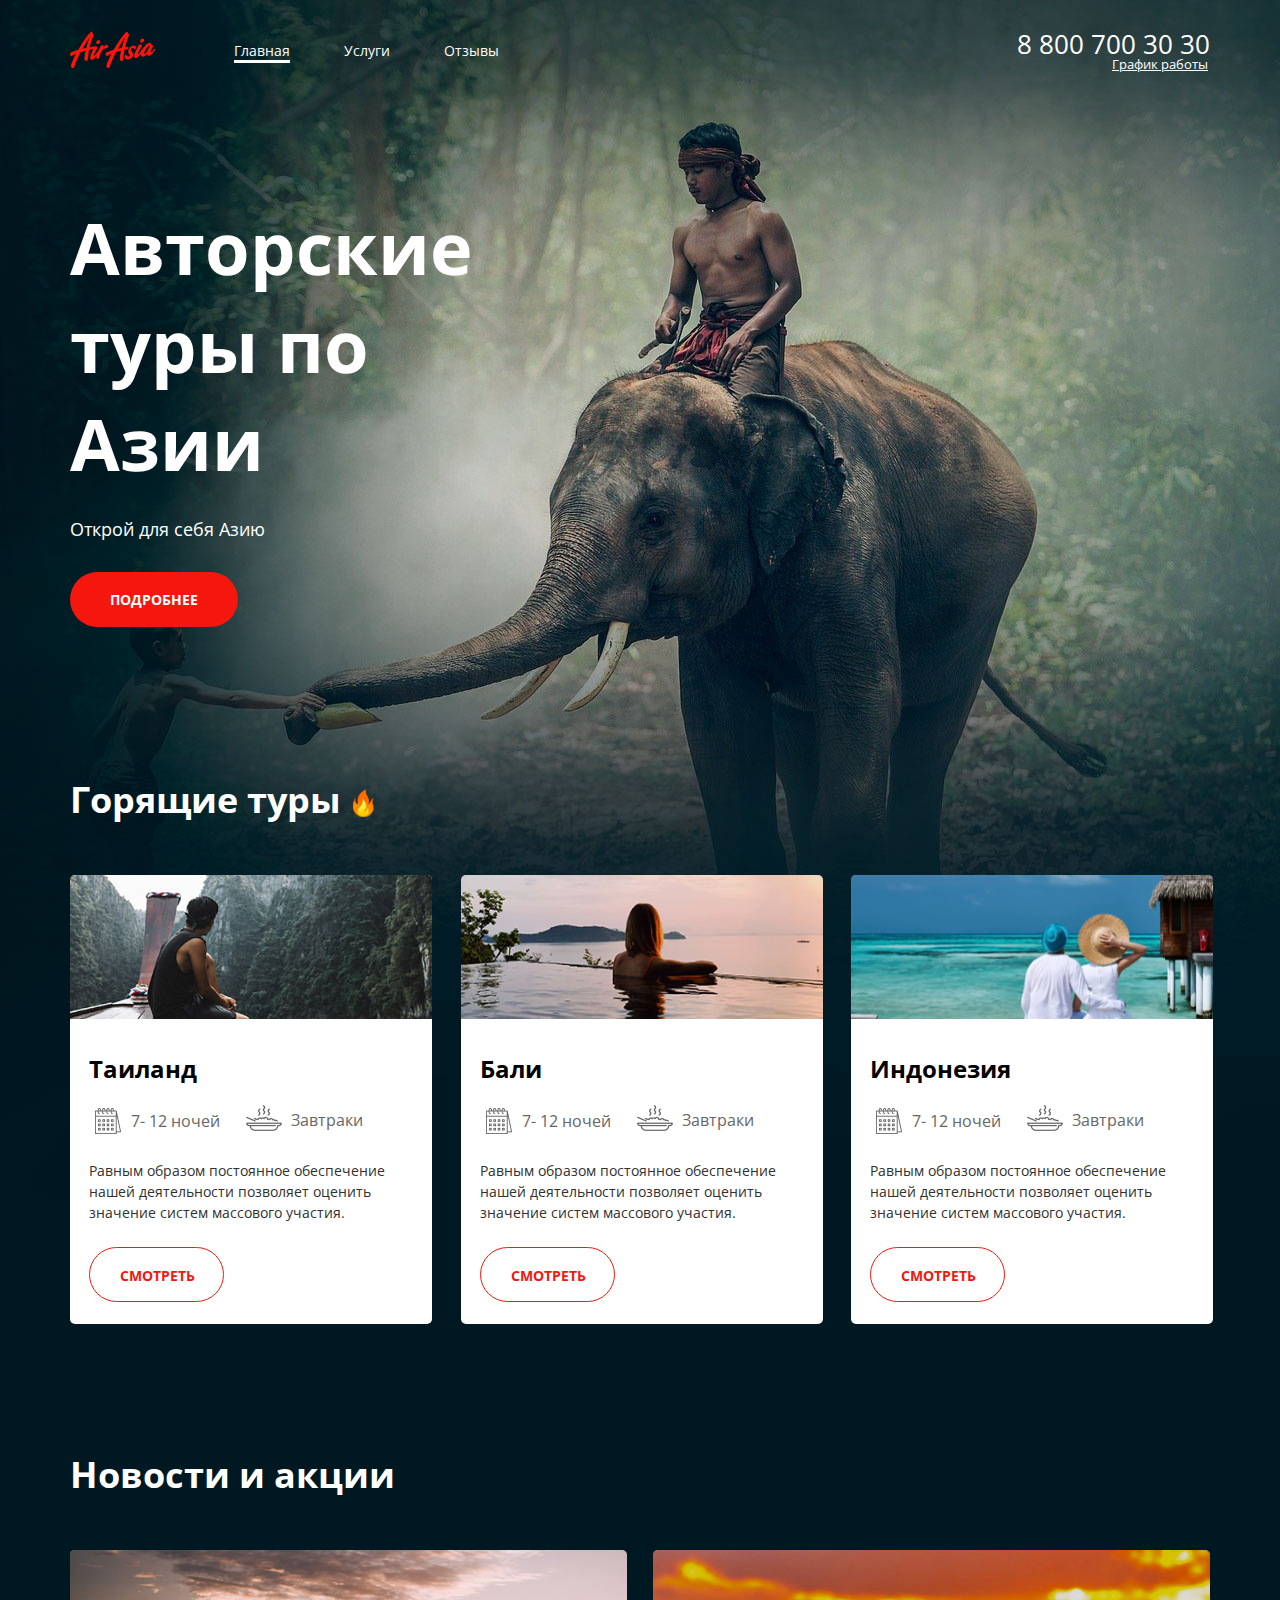
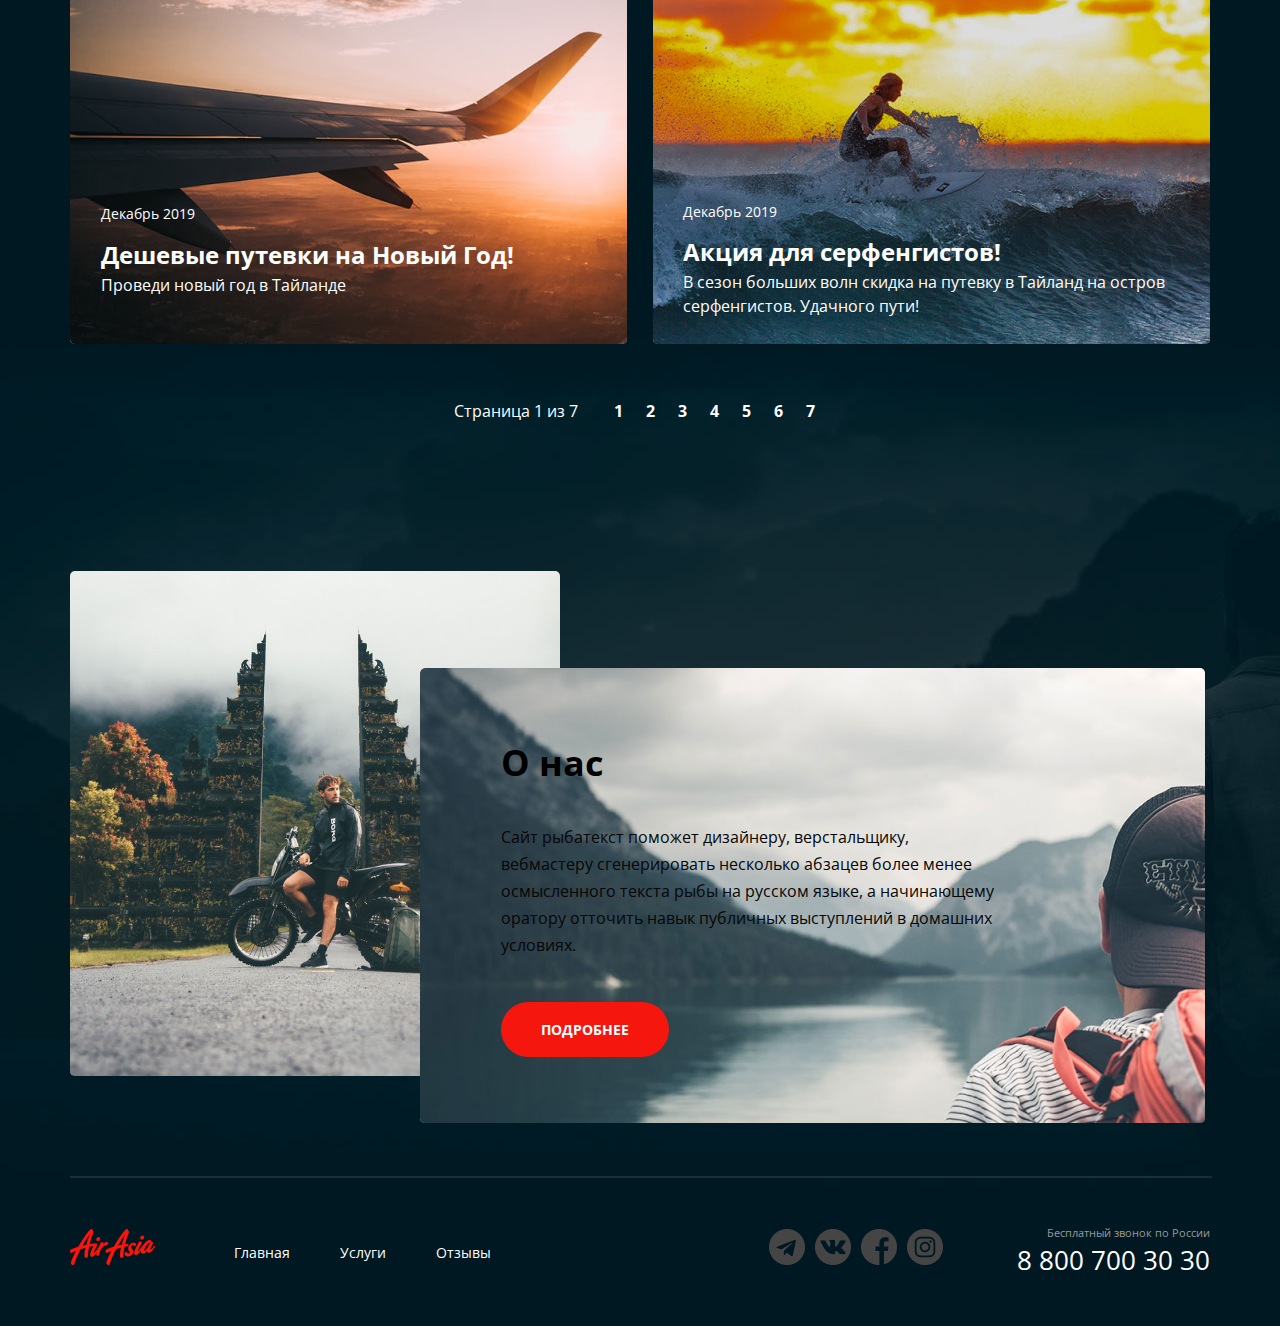
<file: index.html>
<!DOCTYPE html>
<html lang="ru">

<head>
    <meta charset="UTF-8">
    <meta http-equiv="X-UA-Compatible" content="ie=edge">
    <meta name="viewport" content="width=device-width, initial-scale=1.0">
    <link rel="stylesheet" href="./css/main.css">
    <title>Air Asia</title>
</head>

<body>
    <div class="wrapper main-page-wrapper ">
        <header class="header">
            <div class="container">
                <div class="header__col">
                    <a href="#" class="logo">
                        <img src="image/logo.png" alt="logo" class="logo__img">
                    </a>
                    <nav class="menu">
                        <ul class="menu__list">
                            <li class="menu__item">
                                <a href="./index.html" class="menu__title menu__title--selected">Главная </a>
                            </li>
                            <li class="menu__item">
                                <a href="./services.html" class="menu__title">Услуги</a>
                            </li>
                            <li class="menu__item">
                                <a href="./reviews.html" class="menu__title">Отзывы</a>
                            </li>
                        </ul>
                    </nav>
                </div>
                <div class="header__col header__col-right">
                    <address class="contacts">
                        <a href="tel:+78007003030" class="contacts__phone">8 800 700 30 30</a>
                        <div class="dropdown">
                            <div class="contacts__timetable">График работы</div>
                            <div class="dropdown__menu">
                                <li class="dropdown__item">
                                    <div class="dropdown__elem dropdown__elem--bold">пн-вс: 09:00 - 20:00</div>
                                </li>
                                <li class="dropdown__item">
                                    <div class="dropdown__elem">Обед: 14:00-14:30</div>
                                </li>
                            </div>
                        </div>
                    </address>
                </div>
            </div>
        </header>

        <main class="main">
            <div class="container">
                <section class="preview">
                    <h1 class="preview__title">Авторские туры по Азии</h1>
                    <div class="preview__subtitle">Открой для себя Азию</div>
                    <a href="#" class="preview__link-btn button button-hover">Подробнее</a>
                </section>
                <section class="directions">
                    <h2 class="direction__title">Горящие туры</h2> <!--Иконки в CSS-->
                    <ul class="direction__list">
                        <li class="direction__list-item">
                            <img src="image/river.jpg" alt="thailand" class="direction__image">
                            <div class="direction__content">
                                <h3 class="direction__title">Таиланд</h3>
                                <div class="direction__icon"> <!--Иконки в CSS-->
                                    <div class="direction__about">7- 12 ночей</div>
                                    <div class="direction__about ">Завтраки</div>
                                </div>
                                <p class="direction__about-text">Равным образом постоянное обеспечение нашей
                                    деятельности
                                    позволяет оценить значение систем массового участия.</p>
                                <a href="#" class="direction__link-btn button">Смотреть</a>
                            </div>
                        </li>
                        <li class="direction__list-item">
                            <img src="image/pool.jpg" alt="bali" class="direction__image">
                            <div class="direction__content">
                                <h3 class="direction__title">Бали</h3>
                                <div class="direction__icon"> <!--Иконки в CSS-->
                                    <div class="direction__about">7- 12 ночей</div>
                                    <div class="direction__about">Завтраки</div>
                                </div>
                                <p class="direction__about-text">Равным образом постоянное обеспечение нашей
                                    деятельности
                                    позволяет оценить значение систем массового участия.</p>
                                <a href="#" class="direction__link-btn button">Смотреть</a>
                            </div>
                        </li>
                        <li class="direction__list-item">
                            <img src="image/ocean.jpg" alt="indonesia" class="direction__image">
                            <div class="direction__content">
                                <h3 class="direction__title">Индонезия</h3>
                                <div class="direction__icon"> <!--Иконки в CSS-->
                                    <div class="direction__about">7- 12 ночей</div>
                                    <div class="direction__about">Завтраки</div>
                                </div>
                                <p class="direction__about-text">Равным образом постоянное обеспечение нашей
                                    деятельности
                                    позволяет оценить значение систем массового участия.</p>
                                <a href="#" class="direction__link-btn button">Смотреть</a>
                            </div>
                        </li>
                    </ul>
                </section>
                <section class="news">
                    <h2 class="news__title">Новости и акции</h2>
                    <ul class="news__list">
                        <li class="news__list-item">
                            <a href="#" class="news__list-link">
                                <img src="image/plain.jpg" alt="plain" class="news__image">
                                <div class="news__image-box">
                                    <div class="news__date">Декабрь 2019</div>
                                    <h3 class="news__title">Дешевые путевки на Новый Год!</h3>
                                    <div class="new__subtitle">Проведи новый год в Тайланде</div>
                                </div>
                            </a>
                        </li>
                        <li class="news__list-item">
                            <a href="#" class="news__list-link">
                                <img src="image/Surfer.jpg" alt="surfer" class="news__image">
                                <div class="news__image-box">
                                    <div class="news__date">Декабрь 2019</div>
                                    <h3 class="news__title">Акция для серфенгистов!</h3>
                                    <div class="new__subtitle">В сезон больших волн скидка на путевку в Тайланд на
                                        остров
                                        серфенгистов. Удачного пути!</div>
                                </div>
                            </a>
                        </li>
                    </ul>
                    <section class="paginator">
                        <div class="paginator__display">Страница 1 из 7</div>
                        <ul class="paginator__list">
                            <li class="paginator__item">
                                <a href="" class="paginator__link">1</a>
                            </li>
                            <li class="paginator__item">
                                <a href="" class="paginator__link">2</a>
                            </li>
                            <li class="paginator__item">
                                <a href="" class="paginator__link">3</a>
                            </li>
                            <li class="paginator__item">
                                <a href="" class="paginator__link">4</a>
                            </li>
                            <li class="paginator__item">
                                <a href="" class="paginator__link">5</a>
                            </li>
                            <li class="paginator__item">
                                <a href="" class="paginator__link">6</a>
                            </li>
                            <li class="paginator__item">
                                <a href="" class="paginator__link">7</a>
                            </li>
                        </ul>
                    </section>
                </section>
                <section class="about-us">
                    <img src="image/gates.jpg" alt="gates" class="about-us__image">
                    <div class="about-us__content">
                        <img src="image/mountains.jpg" alt="mountains" class="about-us__image about-us__image-pos">
                        <h2 class="about-us__title">О нас</h2>
                        <p class="about-us__text">Сайт рыбатекст поможет дизайнеру, верстальщику, вебмастеру
                            сгенерировать
                            несколько абзацев более менее осмысленного текста рыбы на русском языке, а начинающему
                            оратору
                            отточить навык публичных выступлений в домашних условиях.</p>
                        <a href="#" class="about-us__link-btn button button-hover">Подробнее</a>
                    </div>
                </section>
            </div>
        </main>

        <footer class="footer">
            <div class="container">
                <div class="footer__col-container">
                    <div class="footer__col">
                        <a href="#" class="logo">
                            <img src="image/logo.png" alt="logo" class="logo__img">
                        </a>
                        <nav class="menu">
                            <ul class="menu__list">
                                <li class="menu__item">
                                    <a href="./index.html" class="menu__title">Главная</a>
                                </li>
                                <li class="menu__item">
                                    <a href="./services.html" class="menu__title">Услуги</a>
                                </li>
                                <li class="menu__item">
                                    <a href="./reviews.html" class="menu__title">Отзывы</a>
                                </li>
                            </ul>
                        </nav>
                    </div>
                    <div class="footer__col footer__col-right">
                        <div class="social">
                            <ul class="social__icon"><!--Иконки в CSS-->
                                <li class="social__item">
                                    <a href="" class="social__link-tg"></a>
                                </li>
                                <li class="social__item">
                                    <a href="" class="social__link-vk"></a>
                                </li>
                                <li class="social__item">
                                    <a href="" class="social__link-f"></a>
                                </li>
                                <li class="social__item">
                                    <a href="" class="social__link-in"></a>
                                </li>
                            </ul>
                        </div>
                        <address class="contacts">
                            <div class="contacts__subtitle">Бесплатный звонок по России</div>
                            <a href="tel:+78007003030" class="contacts__phone">8 800 700 30 30</a>
                    </div>
                </div>
            </div>
        </footer>
    </div>
</body>

</html>
</file>
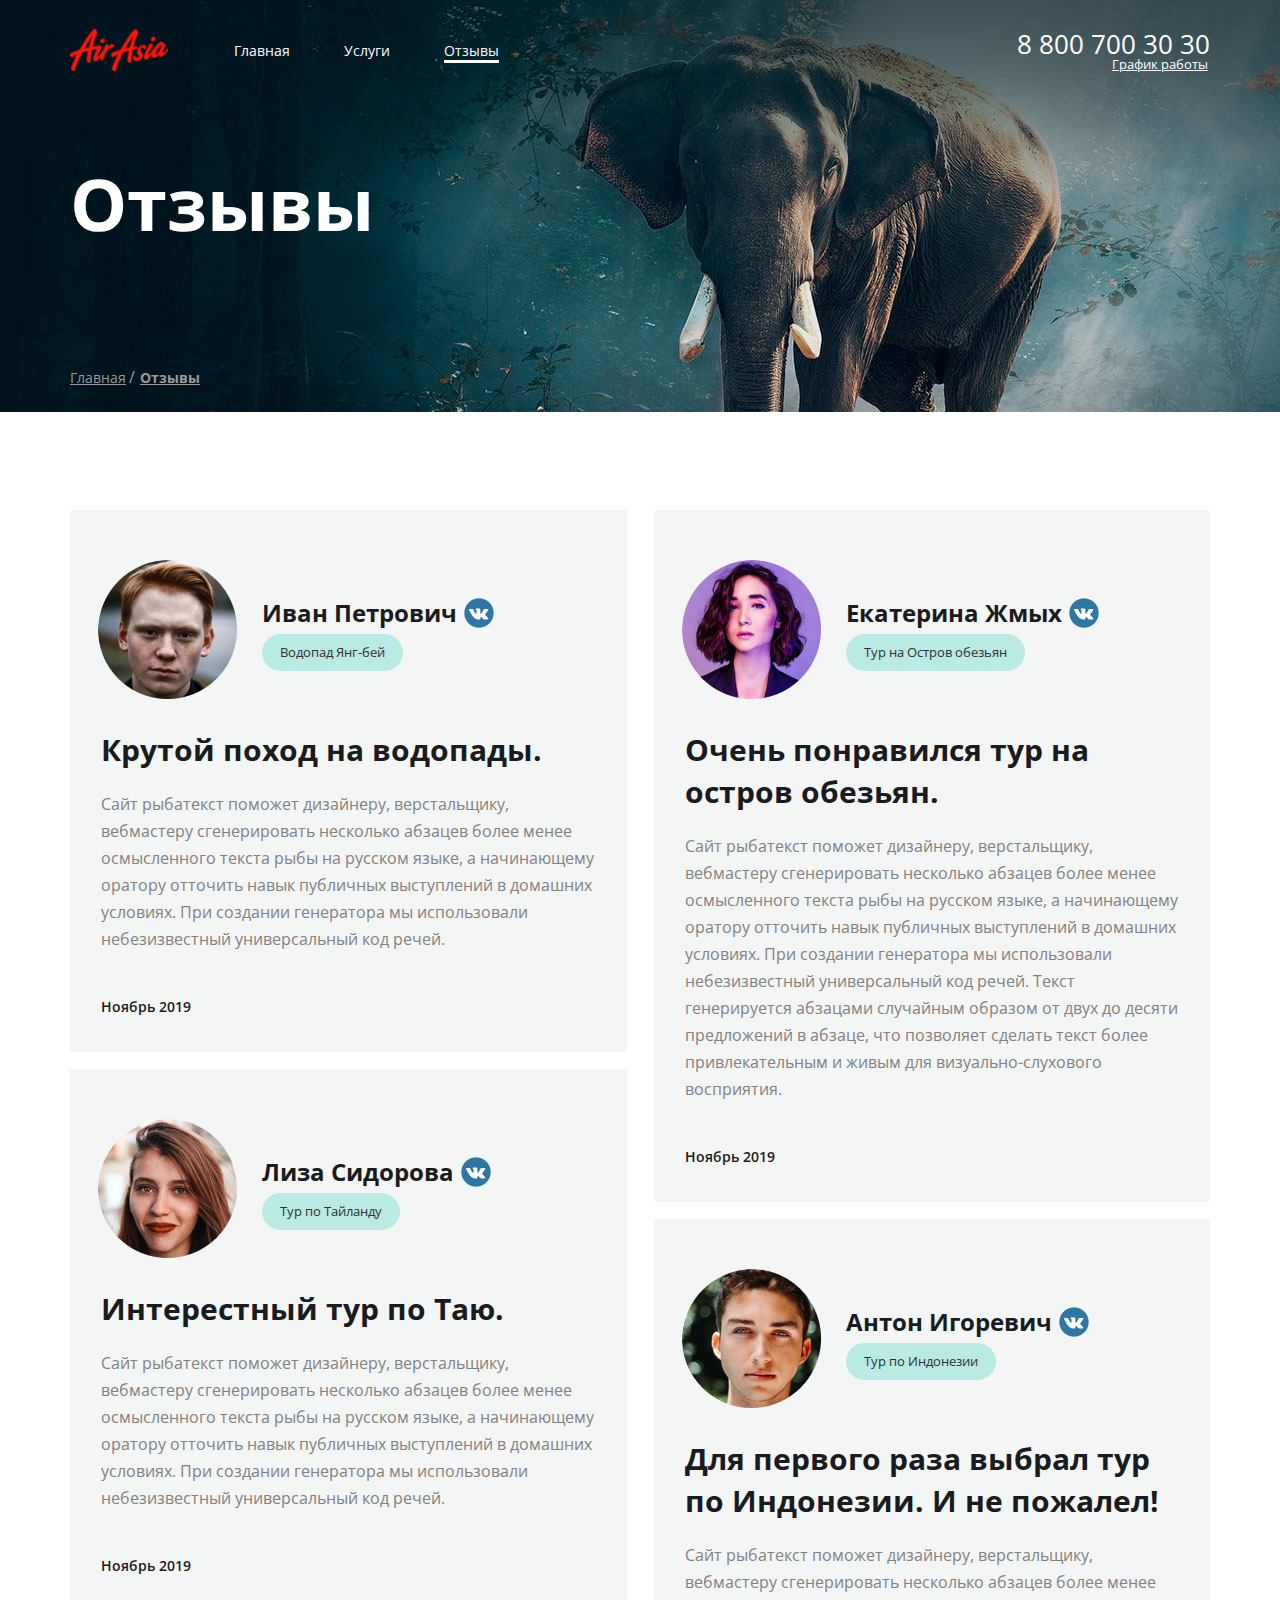
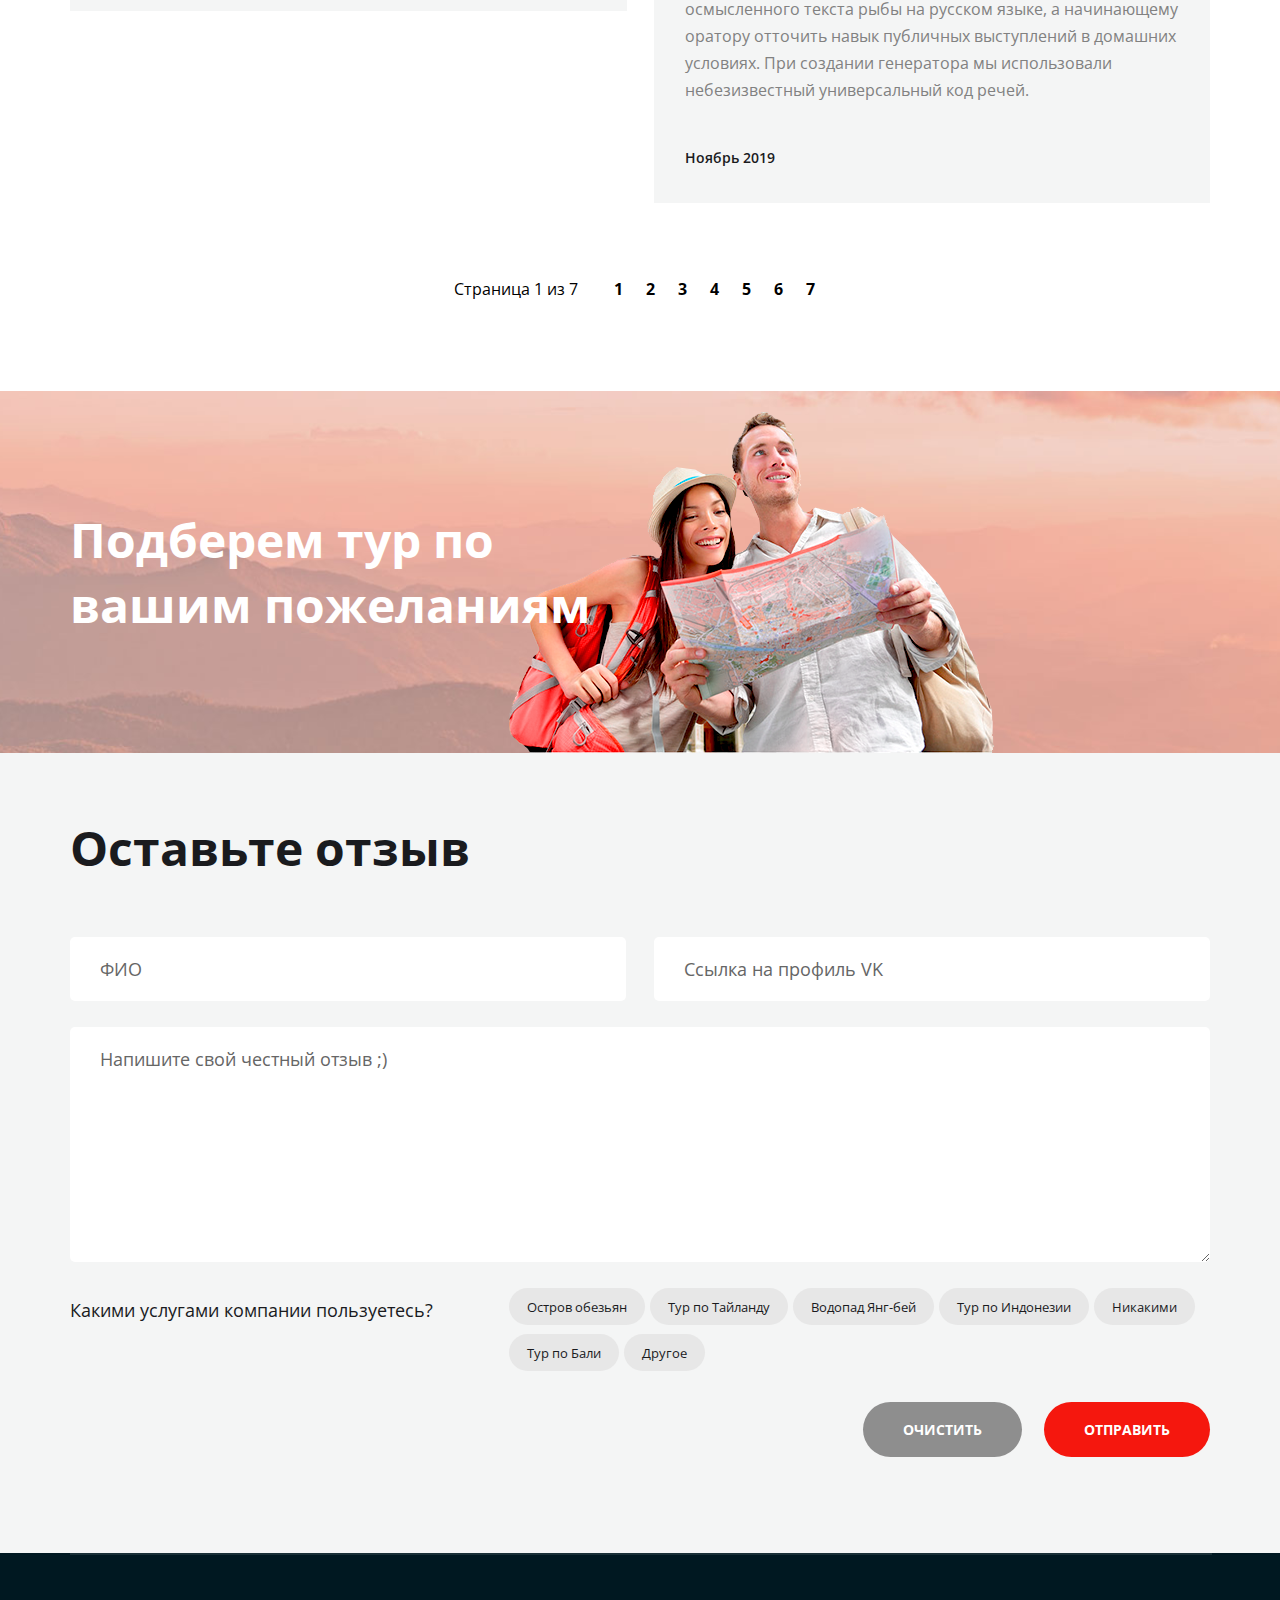
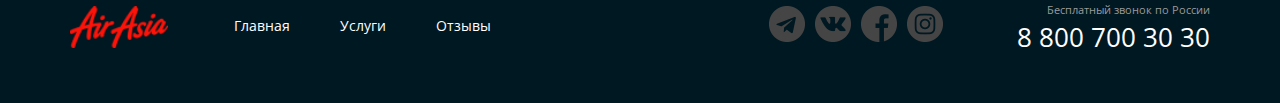
<file: reviews.html>
<!DOCTYPE html>
<html lang="ru">

<head>
    <meta charset="UTF-8">
    <meta http-equiv="X-UA-Compatible" content="ie=edge">
    <meta name="viewport" content="width=device-width, initial-scale=1.0">
    <link rel="stylesheet" href="./css/main.css">
    <link rel="stylesheet" href="./css/services.css">
    <link rel="stylesheet" href="./css/reviews.css">
    <title>Отзывы</title>
</head>

<body>
    <div class="wrapper">
        <section class="top-page">
            <div class="container top-page__container">
                <header class="header top-page__header">
                    <div class="container">
                        <div class="header__col">
                            <a href="#" class="logo services__logo">
                                <img src="image/logo.png" alt="logo" class="logo__img services__logo__img">
                            </a>
                            <nav class="menu">
                                <ul class="menu__list">
                                    <li class="menu__item">
                                        <a href="./index.html" class="menu__title">Главная </a> <a></a>
                                    </li>
                                    <li class="menu__item">
                                        <a href="./services.html" class="menu__title">Услуги</a>
                                    </li>
                                    <li class="menu__item">
                                        <a href="./reviews.html" class="menu__title menu__title--selected">Отзывы</a>
                                    </li>
                                </ul>
                            </nav>
                        </div>
                        <div class="header__col header__col-right">
                            <address class="contacts">
                                <a href="tel:+78007003030" class="contacts__phone">8 800 700 30 30</a>
                                <div class="dropdown">
                                    <div class="contacts__timetable">График работы</div>
                                    <div class="dropdown__menu">
                                        <li class="dropdown__item">
                                            <div class="dropdown__elem dropdown__elem--bold">пн-вс: 09:00 - 20:00</div>
                                        </li>
                                        <li class="dropdown__item">
                                            <div class="dropdown__elem">Обед: 14:00-14:30</div>
                                        </li>
                                    </div>
                                </div>
                            </address>
                        </div>
                    </div>
                </header>
                <h1 class="page-title page-title--reviews ">Отзывы</h1>
                <nav class="breadcrumbs">
                    <ul class="breadcrumbs__list">
                        <li class="breadcrumbs__item">
                            <a href="./index.html" class="breadcrumbs__link">Главная</a>
                        </li>
                        <li class="breadcrumbs__item">
                            <a href="./reviews.html" class="breadcrumbs__link breadcrumbs__link-active">Отзывы</a>
                        </li>
                    </ul>
                </nav>
            </div>
        </section>
        <main class="page-content">
            <div class="container">
                    <section class="review">
                        <ul class="reviews">
                            <li class="reviews__item ">
                                <div class="reviews__header">
                                    <div class="reviews__photo">
                                        <div class="avatar">
                                            <img src="./image/reviews-img/avatar-1.png" alt="" class="avatar__image">
                                        </div>
                                    </div>
                                    <div class="reviews__user">
                                        <a href="" class="reviews__about-user">Иван Петрович</a>
                                        <ul class="reviews__tags">
                                            <li class="reviews__tag__item tag">Водопад Янг-бей</li>
                                        </ul>
                                    </div>
                                </div>
                                <div class="reviews__content">
                                    <h3 class="reviews__title">Крутой поход на водопады.</h3>
                                    <div class="reviews__content-text">
                                        <p>Сайт рыбатекст поможет дизайнеру, верстальщику, вебмастеру сгенерировать
                                            несколько
                                            абзацев более менее осмысленного текста рыбы на русском языке, а начинающему
                                            оратору
                                            отточить навык публичных выступлений в домашних условиях. При создании
                                            генератора мы
                                            использовали небезизвестный универсальный код речей. </p>
                                    </div>
                                    <div class="reviews__date">Ноябрь 2019</div>
                                </div>
                            </li>
                            <li class="reviews__item">
                                <div class="reviews__header">
                                    <div class="reviews__photo">
                                        <div class="avatar">
                                            <img src="./image/reviews-img/avatar-3.png" alt="" class="avatar__image">
                                        </div>
                                    </div>
                                    <div class="reviews__user">
                                        <a href="" class="reviews__about-user">Лиза Сидорова</a>
                                        <ul class="reviews__tags">
                                            <li class="reviews__tag__item tag">Тур по Тайланду</li>
                                        </ul>
                                    </div>
                                </div>
                                <div class="reviews__content">
                                    <h3 class="reviews__title">Интерестный тур по Таю.</h3>
                                    <div class="reviews__content-text">
                                        <p>Сайт рыбатекст поможет дизайнеру, верстальщику, вебмастеру сгенерировать
                                            несколько
                                            абзацев более менее осмысленного текста рыбы на русском языке, а начинающему
                                            оратору
                                            отточить навык публичных выступлений в домашних условиях. При создании
                                            генератора мы
                                            использовали небезизвестный универсальный код речей. </p>
                                    </div>
                                    <div class="reviews__date">Ноябрь 2019</div>
                                </div>
                            </li>
                            <li class="reviews__item">
                                <div class="reviews__header">
                                    <div class="reviews__photo">
                                        <div class="avatar">
                                            <img src="./image/reviews-img/avatar-2.png" alt="" class="avatar__image">
                                        </div>
                                    </div>
                                    <div class="reviews__user">
                                        <a href="" class="reviews__about-user">Екатерина Жмых</a>
                                        <ul class="reviews__tags">
                                            <li class="reviews__tag__item tag">Тур на Остров обезьян</li>
                                        </ul>
                                    </div>
                                </div>
                                <div class="reviews__content">
                                    <h3 class="reviews__title">Очень понравился тур на остров обезьян.</h3>
                                    <div class="reviews__content-text">
                                        <p>Сайт рыбатекст поможет дизайнеру, верстальщику, вебмастеру сгенерировать
                                            несколько
                                            абзацев более менее осмысленного текста рыбы на русском языке, а начинающему
                                            оратору
                                            отточить навык публичных выступлений в домашних условиях. При создании
                                            генератора мы
                                            использовали небезизвестный универсальный код речей. Текст генерируется абзацами
                                            случайным образом от двух до десяти предложений в абзаце, что позволяет сделать
                                            текст более привлекательным и живым для визуально-слухового восприятия.</p>
                                    </div>
                                    <div class="reviews__date">Ноябрь 2019</div>
                                </div>
                            </li>
                            <li class="reviews__item">
                                <div class="reviews__header">
                                    <div class="reviews__photo">
                                        <div class="avatar">
                                            <img src="./image/reviews-img/avatar-4.png" alt="" class="avatar__image">
                                        </div>
                                    </div>
                                    <div class="reviews__user">
                                        <a href="" class="reviews__about-user">Антон Игоревич</a>
                                        <ul class="reviews__tags">
                                            <li class="reviews__tag__item tag">Тур по Индонезии</li>
                                        </ul>
                                    </div>
                                </div>
                                <div class="reviews__content">
                                    <h3 class="reviews__title">Для первого раза выбрал тур по Индонезии. И не пожалел!</h3>
                                    <div class="reviews__content-text">
                                        <p>Сайт рыбатекст поможет дизайнеру, верстальщику, вебмастеру сгенерировать
                                            несколько
                                            абзацев более менее осмысленного текста рыбы на русском языке, а начинающему
                                            оратору
                                            отточить навык публичных выступлений в домашних условиях. При создании
                                            генератора мы
                                            использовали небезизвестный универсальный код речей. </p>
                                    </div>
                                    <div class="reviews__date">Ноябрь 2019</div>
                                </div>
                            </li>
                        </ul>
                    </section>
                        <section class="paginator services--paginator reviews--paginator">
                            <div class="paginator__display">Страница 1 из 7</div>
                            <ul class="paginator__list">
                                <li class="paginator__item">
                                    <a href="" class="paginator__link">1</a>
                                </li>
                                <li class="paginator__item">
                                    <a href="" class="paginator__link">2</a>
                                </li>
                                <li class="paginator__item">
                                    <a href="" class="paginator__link">3</a>
                                </li>
                                <li class="paginator__item">
                                    <a href="" class="paginator__link">4</a>
                                </li>
                                <li class="paginator__item">
                                    <a href="" class="paginator__link">5</a>
                                </li>
                                <li class="paginator__item">
                                    <a href="" class="paginator__link">6</a>
                                </li>
                                <li class="paginator__item">
                                    <a href="" class="paginator__link">7</a>
                                </li>
                            </ul>
                        </section>
            </div>
                        <section class="separator">
                                <div class="container">
                                    <div class="separator__content">
                                        <h2 class="separator__title">Подберем тур по вашим пожеланиям</h2>
                                    </div>
                                </div>
                        </section>
                        <section class="review__form">
                            <div class="container">
                                <h2 class="form__title">Оставьте отзыв</h2>
                                <form action="" class="form" id="review">
                                    <div class="form__row">
                                        <input type="text" placeholder="ФИО" class="form__input">
                                        <input type="text" placeholder="Ссылка на профиль VK" class="form__input">
                                    </div>
                                    <div class="form__row">
                                        <textarea class="form__input form__input--textarea" placeholder="Напишите свой честный отзыв ;)" name="" id="" cols="30" rows="10"></textarea>
                                    </div>
                                <div class="form__controls">
                                    <div class="form__controls-title">Какими услугами компании пользуетесь?</div>
                                    <ul class="form__controls-list">
                                        <li class="form__controls-item">
                                            <label class="form__controls-elem">
                                                <input type="checkbox" class="controls--chekbox">
                                                <div class=" tag form__controls--tag">Остров обезьян</div>
                                            </label>
                                        </li>
                                        <li class="form__controls-item">
                                            <label class="form__controls-elem">
                                                <input type="checkbox" class="controls--chekbox">
                                                <div class=" tag form__controls--tag">Тур по Тайланду</div>
                                            </label>
                                        </li>
                                        <li class="form__controls-item">
                                            <label class="form__controls-elem">
                                                <input type="checkbox" class="controls--chekbox">
                                                <div class=" tag form__controls--tag">Водопад Янг-бей</div>
                                            </label>
                                        </li>
                                        <li class="form__controls-item">
                                            <label class="form__controls-elem">
                                                <input type="checkbox" class="controls--chekbox">
                                                <div class=" tag form__controls--tag">Тур по Индонезии</div>
                                            </label>
                                        </li>
                                        <li class="form__controls-item">
                                            <label class="form__controls-elem">
                                                <input type="checkbox" class="controls--chekbox">
                                                <div class=" tag form__controls--tag">Никакими</div>
                                            </label>
                                        </li>
                                        <li class="form__controls-item">
                                            <label class="form__controls-elem">
                                                <input type="checkbox" class="controls--chekbox">
                                                <div class=" tag form__controls--tag">Тур по Бали</div>
                                            </label>
                                        </li>
                                        <li class="form__controls-item">
                                            <label class="form__controls-elem">
                                                <input type="checkbox" class="controls--chekbox">
                                                <div class=" tag form__controls--tag">Другое</div>
                                            </label>
                                        </li>
                                    </ul>
                                    
                                </div>
                                <div class="form__btn">
                                    <button type="reset" form="review" name="" class="button form__button form__button--grey button-hover">Очистить</button>
                                    <button type="submit"  form="review" class="button form__button button-hover">Отправить</button>
                                </div>
                            </form>
                            </div>
                        </section>
                        
        </main>     
        <footer class="footer">
            <div class="container">
                <div class="footer__col-container">
                    <div class="footer__col">
                        <a href="#" class="logo services__logo">
                            <img src="image/logo.png" alt="logo" class="logo__img services__logo__img">
                        </a>
                        <nav class="menu">
                            <ul class="menu__list services__menu__list ">
                                <li class="menu__item">
                                    <a href="./index.html" class="menu__title">Главная</a>
                                </li>
                                <li class="menu__item">
                                    <a href="./services.html" class="menu__title">Услуги</a>
                                </li>
                                <li class="menu__item">
                                    <a href="./reviews.html" class="menu__title">Отзывы</a>
                                </li>
                            </ul>
                        </nav>
                    </div>
                    <div class="footer__col footer__col-right">
                        <div class="social">
                            <ul class="social__icon"><!--Иконки в CSS-->
                                <li class="social__item">
                                    <a href="" class="social__link-tg"></a>
                                </li>
                                <li class="social__item">
                                    <a href="" class="social__link-vk"></a>
                                </li>
                                <li class="social__item">
                                    <a href="" class="social__link-f"></a>
                                </li>
                                <li class="social__item">
                                    <a href="" class="social__link-in"></a>
                                </li>
                            </ul>
                        </div>
                        <address class="contacts">
                            <div class="contacts__subtitle">Бесплатный звонок по России</div>
                            <a href="tel:+78007003030" class="contacts__phone">8 800 700 30 30</a>
                    </div>
                </div>
            </div>
        </footer>
    </div>
</body>

</html>
</file>
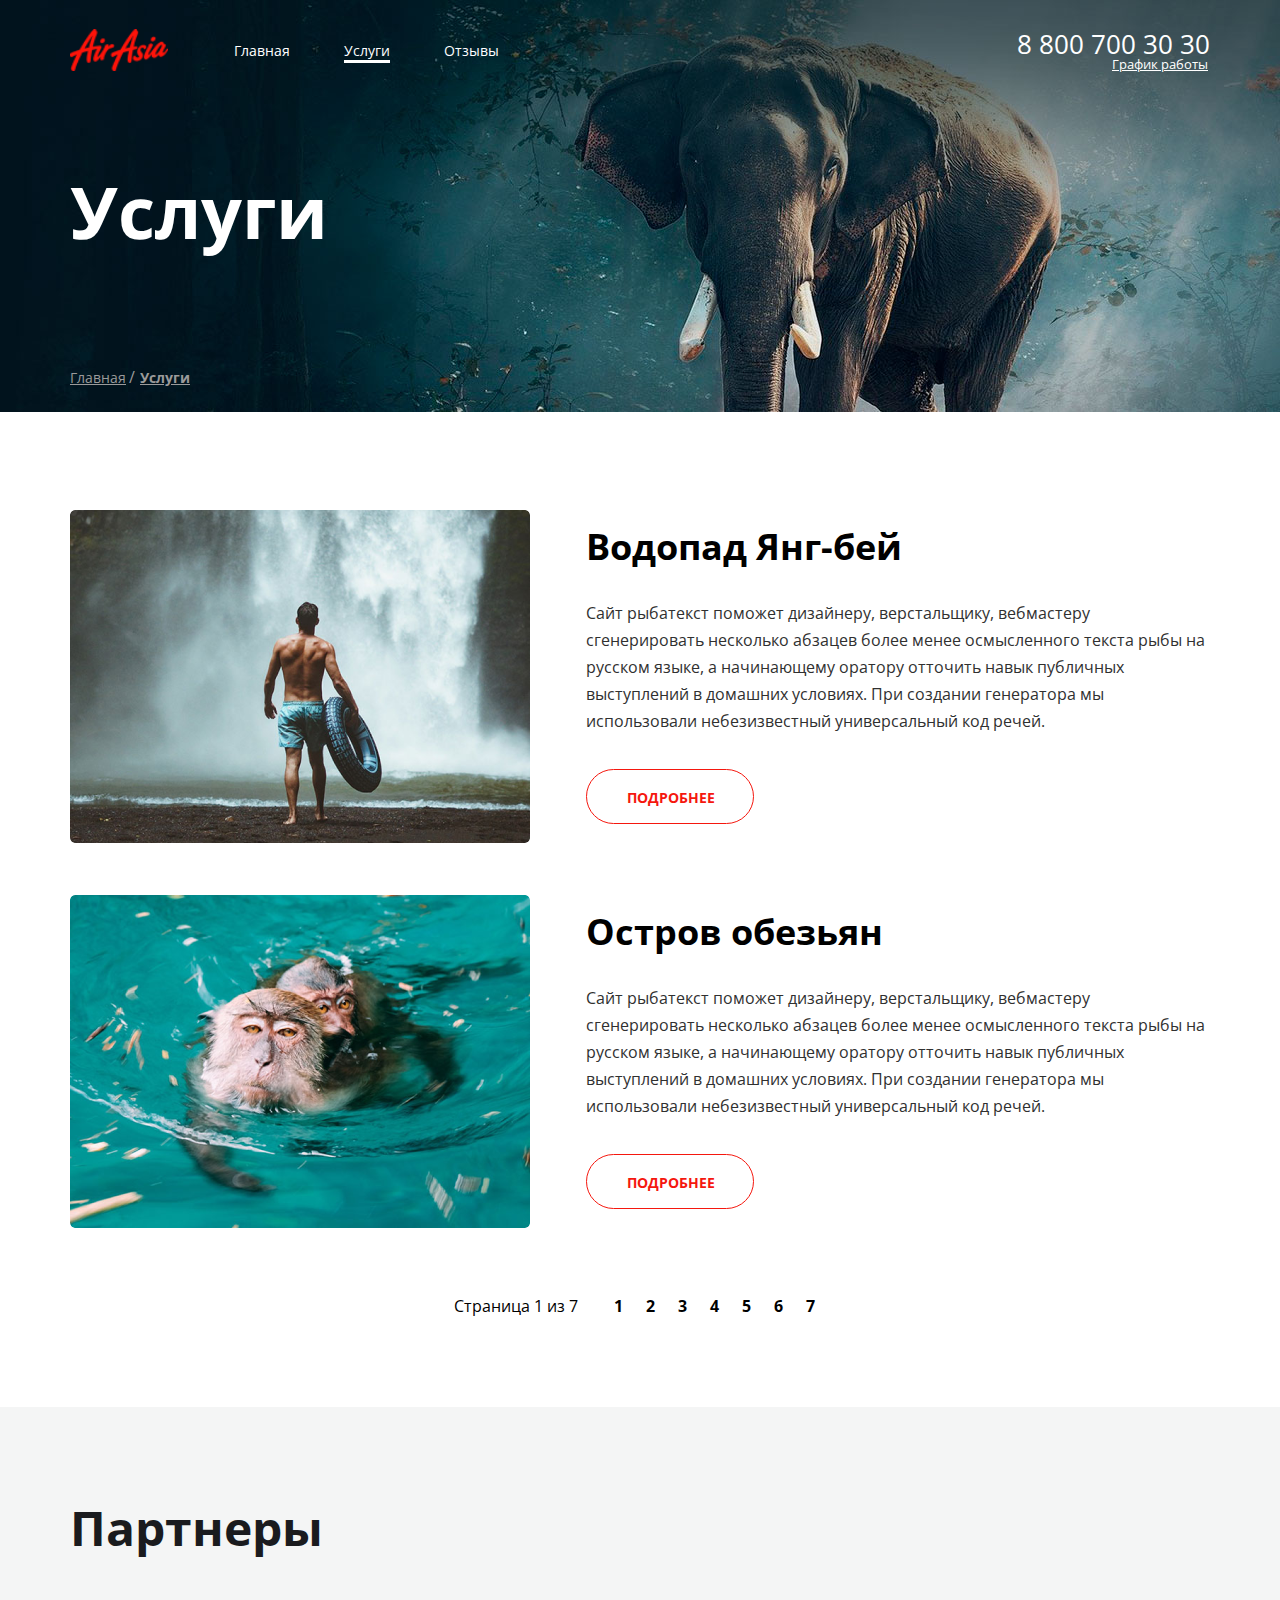
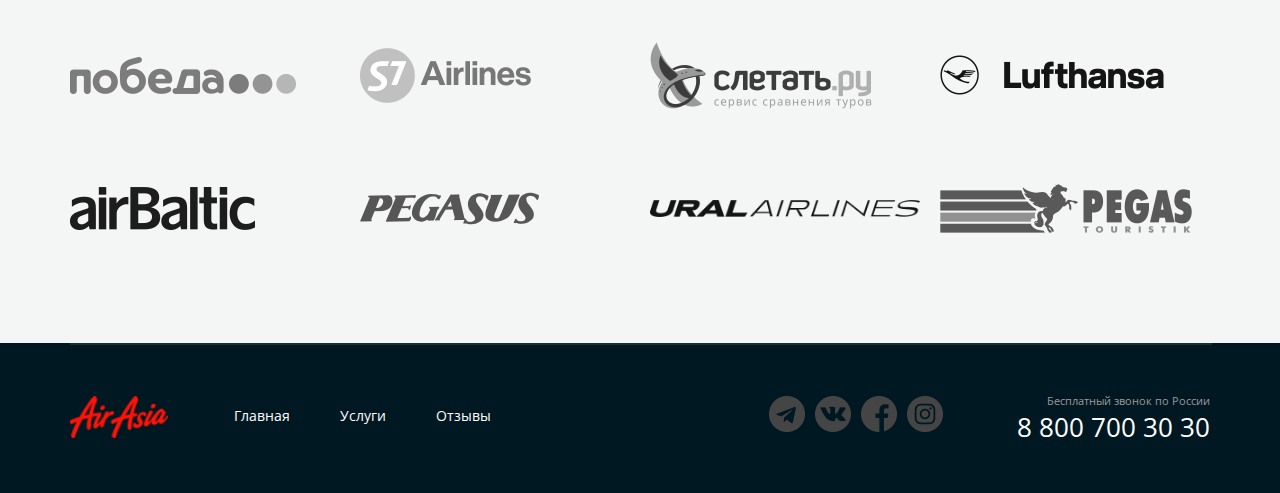
<file: services.html>
<!DOCTYPE html>
<html lang="ru">

<head>
    <meta charset="UTF-8">
    <meta http-equiv="X-UA-Compatible" content="ie=edge">
    <meta name="viewport" content="width=device-width, initial-scale=1.0">
    <link rel="stylesheet" href="./css/main.css">
    <link rel="stylesheet" href="./css/services.css">
    <title>Услуги</title>
</head>

<body>
    <div class="wrapper">
        <section class="top-page">
            <div class="container top-page__container">
                <header class="header top-page__header">
                    <div class="container">
                        <div class="header__col">
                            <a href="#" class="logo services__logo">
                                <img src="image/logo.png" alt="logo" class="logo__img services__logo__img">
                            </a>
                            <nav class="menu">
                                <ul class="menu__list">
                                    <li class="menu__item">
                                        <a href="./index.html" class="menu__title">Главная </a> <a></a>
                                    </li>
                                    <li class="menu__item">
                                        <a href="./services.html" class="menu__title menu__title--selected">Услуги</a>
                                    </li>
                                    <li class="menu__item">
                                        <a href="./reviews.html" class="menu__title">Отзывы</a>
                                    </li>
                                </ul>
                            </nav>
                        </div>
                        <div class="header__col header__col-right">
                            <address class="contacts">
                                <a href="tel:+78007003030" class="contacts__phone">8 800 700 30 30</a>
                                <div class="dropdown">
                                    <div class="contacts__timetable">График работы</div>
                                    <div class="dropdown__menu">
                                        <li class="dropdown__item">
                                            <div class="dropdown__elem dropdown__elem--bold">пн-вс: 09:00 - 20:00</div>
                                        </li>
                                        <li class="dropdown__item">
                                            <div class="dropdown__elem">Обед: 14:00-14:30</div>
                                        </li>
                                    </div>
                                </div>
                            </address>
                        </div>
                    </div>
                </header>
                <h1 class="page-title">Услуги</h1>
                <nav class="breadcrumbs">
                    <ul class="breadcrumbs__list">
                        <li class="breadcrumbs__item">
                            <a href="./index.html" class="breadcrumbs__link">Главная</a>
                        </li>
                        <li class="breadcrumbs__item">
                            <a href="./services.html" class="breadcrumbs__link breadcrumbs__link-active">Услуги</a>
                        </li>
                    </ul>
                </nav>
            </div>
        </section>
        <main class="page-content">
            <section class="services">
                <div class="container">
                    <ul class="services__list">
                        <li class="services__item">
                            <div class="services__img-box">
                                <img src="./image/waterfall.png" alt="waterfall" class="services__img">
                            </div>
                            <div class="services__content">
                                <h2 class="services__content__title">Водопад Янг-бей</h2>
                                <p class="services__content__text">Сайт рыбатекст поможет дизайнеру, верстальщику,
                                    вебмастеру сгенерировать несколько абзацев более менее осмысленного текста рыбы на
                                    русском языке, а начинающему оратору отточить навык публичных выступлений в домашних
                                    условиях. При создании генератора мы использовали небезизвестный универсальный код
                                    речей. </p>
                                <a href="" class="services__content__btn button ">Подробнее</a>
                            </div>
                        </li>
                        <li class="services__item">
                            <div class="services__img-box">
                                <img src="./image/monkeys.png" alt="monkeys" class="services__img">
                            </div>
                            <div class="services__content">
                                <h2 class="services__content__title">Остров обезьян</h2>
                                <p class="services__content__text">Сайт рыбатекст поможет дизайнеру, верстальщику,
                                    вебмастеру сгенерировать несколько абзацев более менее осмысленного текста рыбы на
                                    русском языке, а начинающему оратору отточить навык публичных выступлений в домашних
                                    условиях. При создании генератора мы использовали небезизвестный универсальный код
                                    речей. </p>
                                <a href="" class="services__content__btn button">Подробнее</a>
                            </div>
                        </li>
                    </ul>
                    <section class="paginator services--paginator">
                        <div class="paginator__display">Страница 1 из 7</div>
                        <ul class="paginator__list">
                            <li class="paginator__item">
                                <a href="" class="paginator__link">1</a>
                            </li>
                            <li class="paginator__item">
                                <a href="" class="paginator__link">2</a>
                            </li>
                            <li class="paginator__item">
                                <a href="" class="paginator__link">3</a>
                            </li>
                            <li class="paginator__item">
                                <a href="" class="paginator__link">4</a>
                            </li>
                            <li class="paginator__item">
                                <a href="" class="paginator__link">5</a>
                            </li>
                            <li class="paginator__item">
                                <a href="" class="paginator__link">6</a>
                            </li>
                            <li class="paginator__item">
                                <a href="" class="paginator__link">7</a>
                            </li>
                        </ul>
                    </section>
            </section>
            <section class="partners">
                <div class="container">
                    <h3 class="partners__title">Партнеры</h3>
                    <ul class="partners__list">
                        <li class="partners__item">
                            <a href="" class="partners__link">
                                <img src="./image/pobeda.png" alt="pobeda" class="partners__img">
                            </a>
                        </li>
                        <li class="partners__item">
                            <a href="" class="partners__link">
                                <img src="./image/s7.png" alt="s7" class="partners__img">
                            </a>
                        </li>
                        <li class="partners__item">
                            <a href="" class="partners__link">
                                <img src="./image/lets-fly.png" alt="lets-fly" class="partners__img">
                            </a>
                        </li>
                        <li class="partners__item">
                            <a href="" class="partners__link">
                                <img src="./image/lufthansa.png" alt="lufthansa" class="partners__img">
                            </a>
                        </li>
                        <li class="partners__item">
                            <a href="" class="partners__link">
                                <img src="./image/airbaltic.png" alt="airbaltic" class="partners__img">
                            </a>
                        </li>
                        <li class="partners__item">
                            <a href="" class="partners__link">
                                <img src="./image/pegasus.png" alt="pegasus" class="partners__img">
                            </a>
                        </li>
                        <li class="partners__item">
                            <a href="" class="partners__link">
                                <img src="./image/ural.png" alt="ural" class="partners__img">
                            </a>
                        </li>
                        <li class="partners__item">
                            <a href="" class="partners__link">
                                <img src="./image/pegas.png" alt="pegas" class="partners__img">
                            </a>
                        </li>
                    </ul>
                </div>
            </section>
        </main>
        <footer class="footer">
            <div class="container">
                <div class="footer__col-container">
                    <div class="footer__col">
                        <a href="#" class="logo services__logo">
                            <img src="image/logo.png" alt="logo" class="logo__img services__logo__img">
                        </a>
                        <nav class="menu">
                            <ul class="menu__list services__menu__list ">
                                <li class="menu__item">
                                    <a href="./index.html" class="menu__title">Главная</a>
                                </li>
                                <li class="menu__item">
                                    <a href="./services.html" class="menu__title">Услуги</a>
                                </li>
                                <li class="menu__item">
                                    <a href="./reviews.html" class="menu__title">Отзывы</a>
                                </li>
                            </ul>
                        </nav>
                    </div>
                    <div class="footer__col footer__col-right">
                        <div class="social">
                            <ul class="social__icon"><!--Иконки в CSS-->
                                <li class="social__item">
                                    <a href="" class="social__link-tg"></a>
                                </li>
                                <li class="social__item">
                                    <a href="" class="social__link-vk"></a>
                                </li>
                                <li class="social__item">
                                    <a href="" class="social__link-f"></a>
                                </li>
                                <li class="social__item">
                                    <a href="" class="social__link-in"></a>
                                </li>
                            </ul>
                        </div>
                        <address class="contacts">
                            <div class="contacts__subtitle">Бесплатный звонок по России</div>
                            <a href="tel:+78007003030" class="contacts__phone">8 800 700 30 30</a>
                    </div>
                </div>
            </div>
        </footer>
    </div>
</body>

</html>
</file>
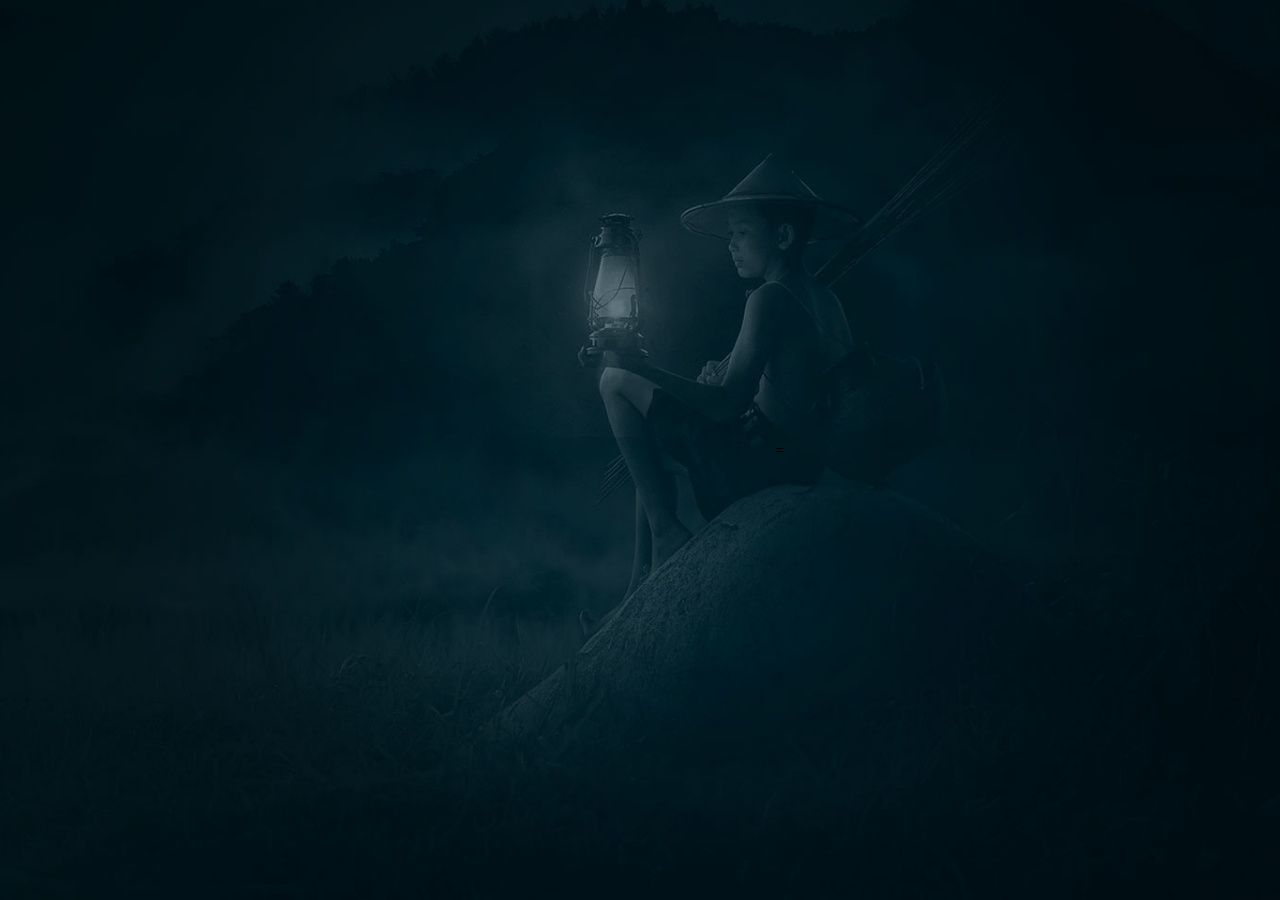
<file: welcome.html>
<!DOCTYPE html>
<html lang="en">

<head>
    <meta charset="UTF-8">
    <meta http-equiv="X-UA-Compatible" content="ie=edge">
    <meta name="viewport" content="width=device-width, initial-scale=1.0">
    <link rel="stylesheet" href="./css/main.css">
    <link rel="stylesheet" href="./css/services.css">
    <link rel="stylesheet" href="./css/reviews.css">
    <link rel="stylesheet" href="./css/welcome.css">
    </link>
    <title>Приветственная</title>
</head>

<body>
    <div class="welcome">
        <div class="welcome__container">
            <div class="central central--anim">
                <img src="./image/welcome/wel-logo.png" alt="" class="central__logo">
                <h1 class="welcome__title">Открой для себя Азию</h1>
                <a href="./index.html" class="button button--enter button-hover">войти</a>
                
            </div>
            
        </div>
        =</div>
</body>

</html>
</file>
<file: css/services.css>
@import url('./block/services/top-page.css');
@import url('./block/services/page-title.css');
@import url('./block/services/breadcrumbs.css');
@import url('./block/services/services.css');
@import url('./block/services/partners.css');
@import url('./block/services/services__footer__menu.css');
</file>
<file: css/reviews.css>
@import url(./block/rewiew/tags.css);
@import url(./block/rewiew/rewiews.css);
@import url(./block/rewiew/separator.css);
@import url(./block/rewiew/form.css);
@import url(./block/rewiew/form-controls.css);
@import url(./block/rewiew/form-btn.css);
</file>
<file: css/welcome.css>
.welcome {
    display: flex;
    position: fixed;
    top: 0;
    left: 0;
    width: 100%;
    height: 100%;
    align-items: center;
    justify-content: center;
    background: url(../image/welcome/bg.png) center bottom / cover no-repeat;
}
.welcome__container {
}
.central {
    display: flex;
    flex-direction: column;
    align-items: center;
}
.central--anim{
    opacity: 0;
    animation: zoom 1s 0.5s forwards;
}
@keyframes zoom {
from {
        transform: scale(.75);
}
20% {
    transform: scale(1.15);
}
40% {
    transform: scale(0.9);
}
60% {
    transform: scale(1.1);
}
80%{
    transform: scale(0.95);
}
to{
    opacity: 1;
    transform: scale(1);
}
}

.welcome__title {
    color: #FFF;
text-align: center;
font-size: 18px;
font-weight: 400;
line-height: normal;
margin-bottom: 52.5px;
}

.button--enter:hover {
    border-radius: 35px;
    background: #DA0100;
    box-shadow: 0px 2px 4px 0px rgba(218, 1, 0, 0.30);

}
</file>
<file: css/main.css>
@import url('./layout/fonts.css');
@import url('./layout/normalize.css');
@import url('./layout/base.css');
@import url('./block/header.css');
@import url('./block/logo.css');
@import url('./block/menu.css');
@import url('./block/contacts.css');
@import url('./block/dropdown.css');
@import url('./block/preview.css');
@import url('./block/button.css');
@import url('./block/direction.css');
@import url('./block/news.css');
@import url('./block/paginator.css');
@import url('./block/about-us.css');
@import url('./block/footer.css');
</file>
